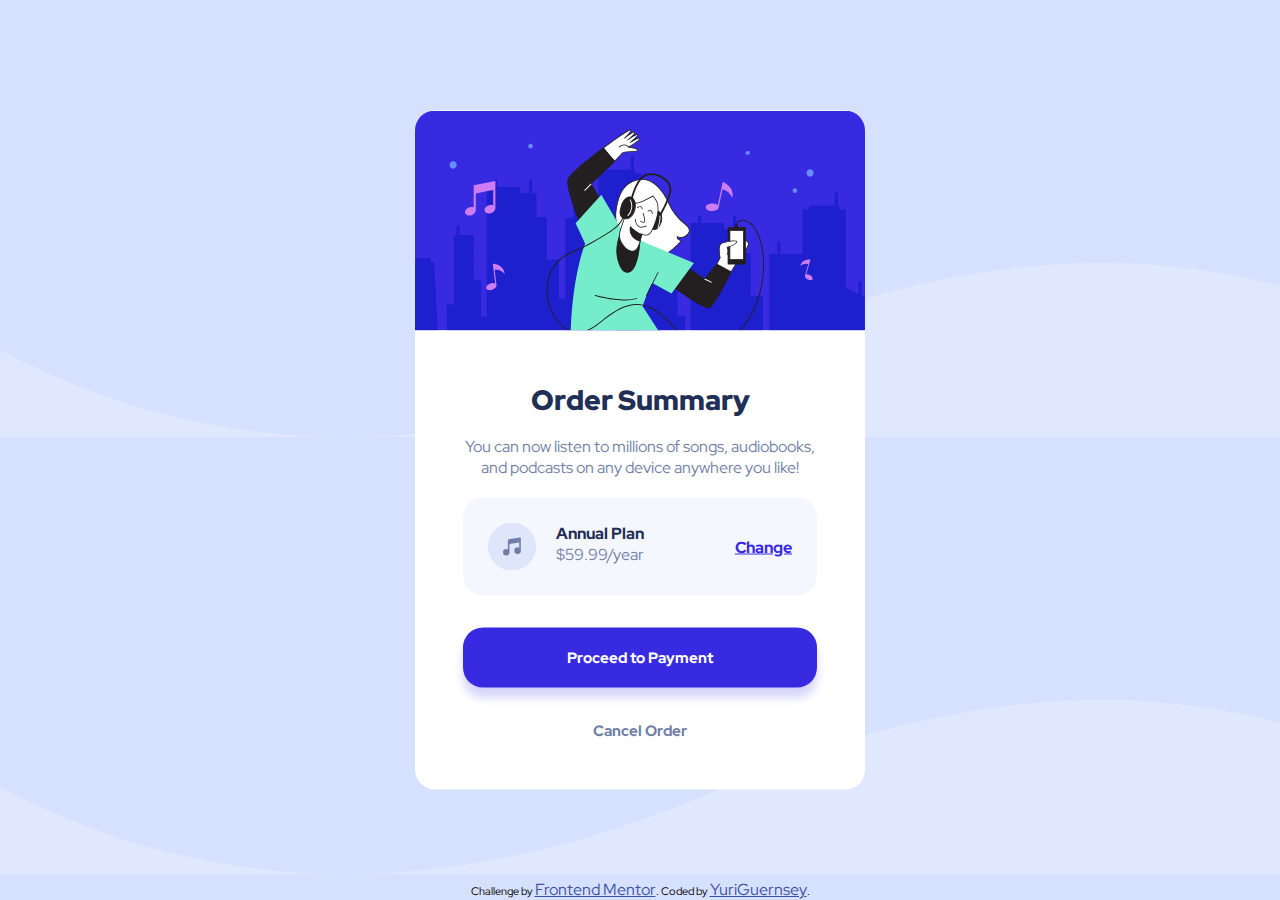
<file: index.html>
<!DOCTYPE html>
<html lang="en">
<head>
  <meta charset="UTF-8">
  <meta name="viewport" content="width=device-width, initial-scale=1.0"> <!-- displays site properly based on user's device -->

  <link rel="icon" type="image/png" sizes="32x32" href="./images/favicon-32x32.png">

  <title>Frontend Mentor | Order summary card</title>

  <!-- Feel free to remove these styles or customise in your own stylesheet 👍 -->
  <style>
    .attribution { font-size: 11px; text-align: center; position: absolute;
    bottom: 0;
    z-index: 3;
    left: 0;
    right: 0;}
    .attribution a { color: hsl(228, 45%, 44%); }
    
  </style>
   <link rel="stylesheet" href="css/style.css">
</head>
<body>
<div class='card'>
  <img src="images/illustration-hero.svg">
  <h1>Order Summary</h1>

  <p>You can now listen to millions of songs, audiobooks, and podcasts on any 
  device anywhere you like!</p>

  <div class='selectedPlan'>
    <div class='container'> 
      <div class='text'>
<strong>
 Annual Plan
</strong>
<br />
  $59.99/year
</div>
</div>

  <a href='#'>Change</a>
</div>
<button class='priButton'>
  Proceed to Payment
</button>
<button class="secButton">
  Cancel Order
</button>
</div>
  <div class="attribution">
    Challenge by <a href="https://www.frontendmentor.io?ref=challenge" target="_blank">Frontend Mentor</a>. 
    Coded by <a href="https://yuriguernsey.com">YuriGuernsey</a>.
  </div>
</body>
</html>
</file>
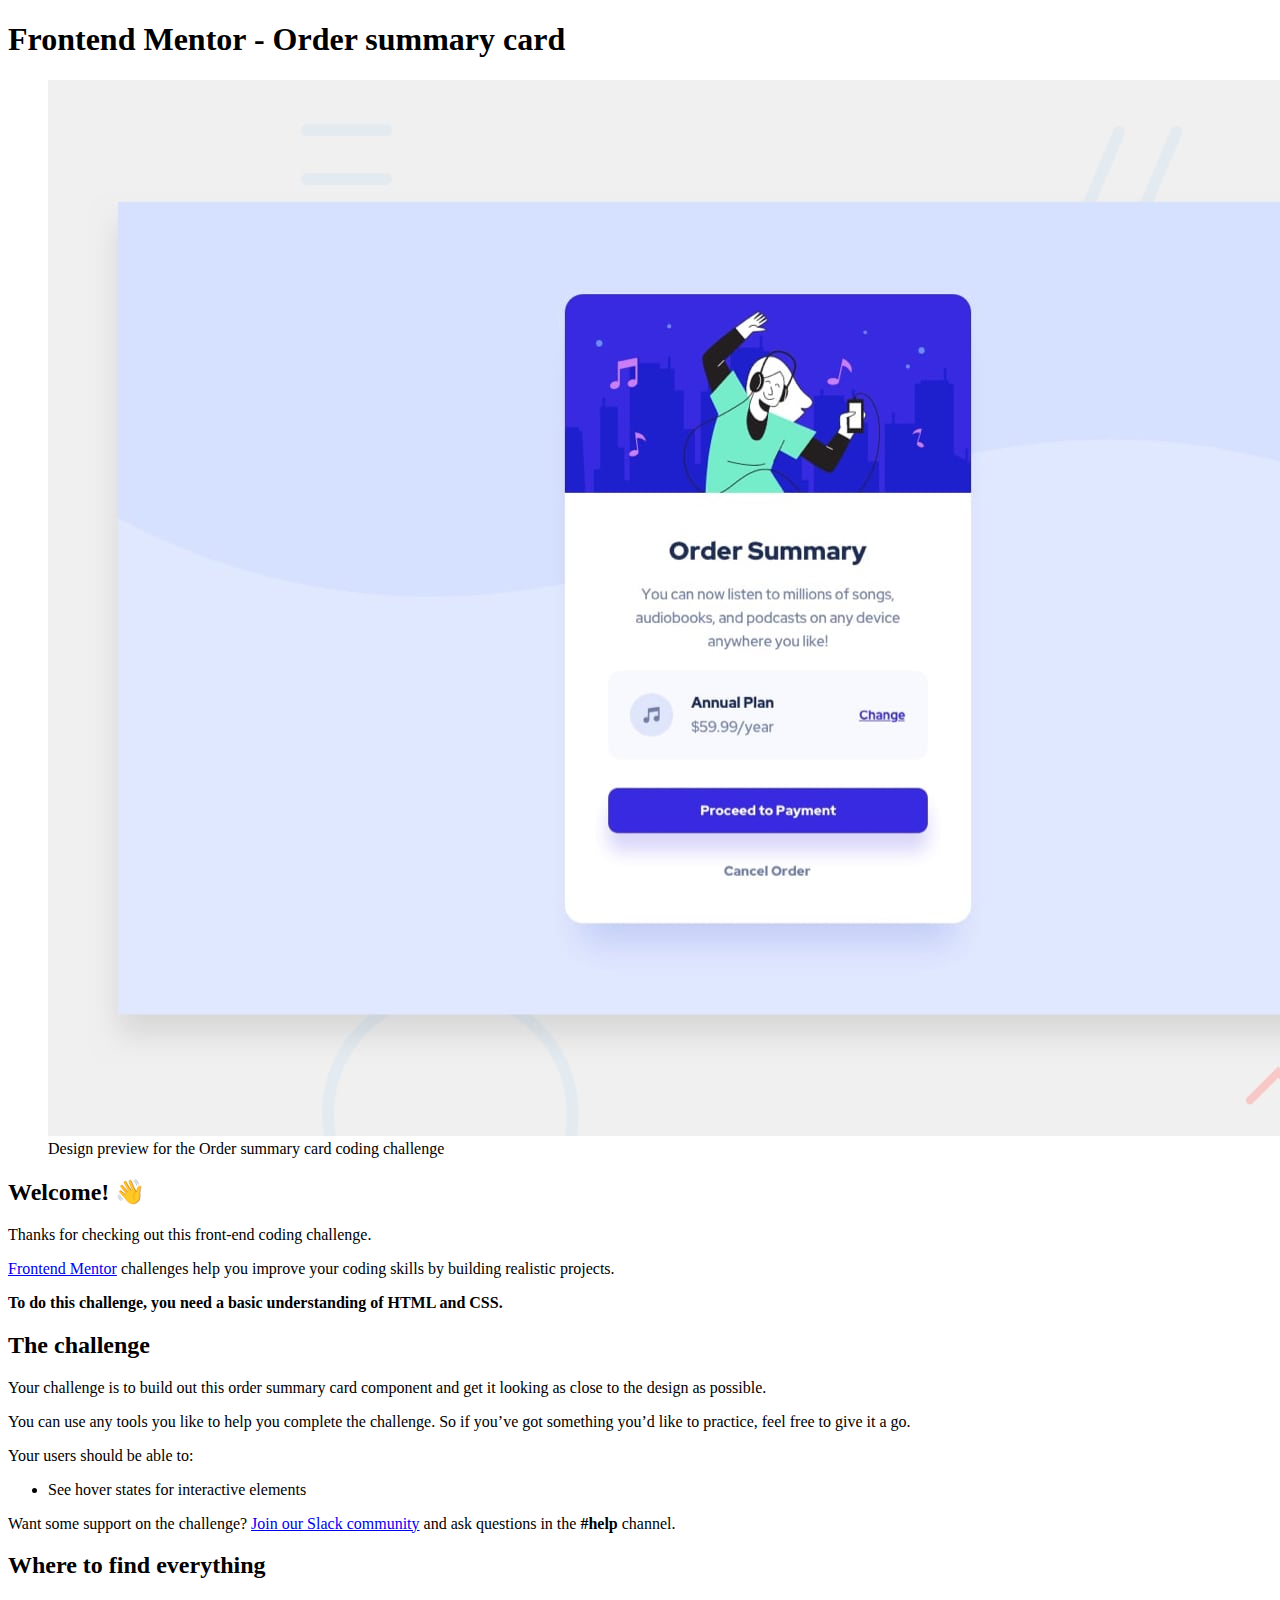
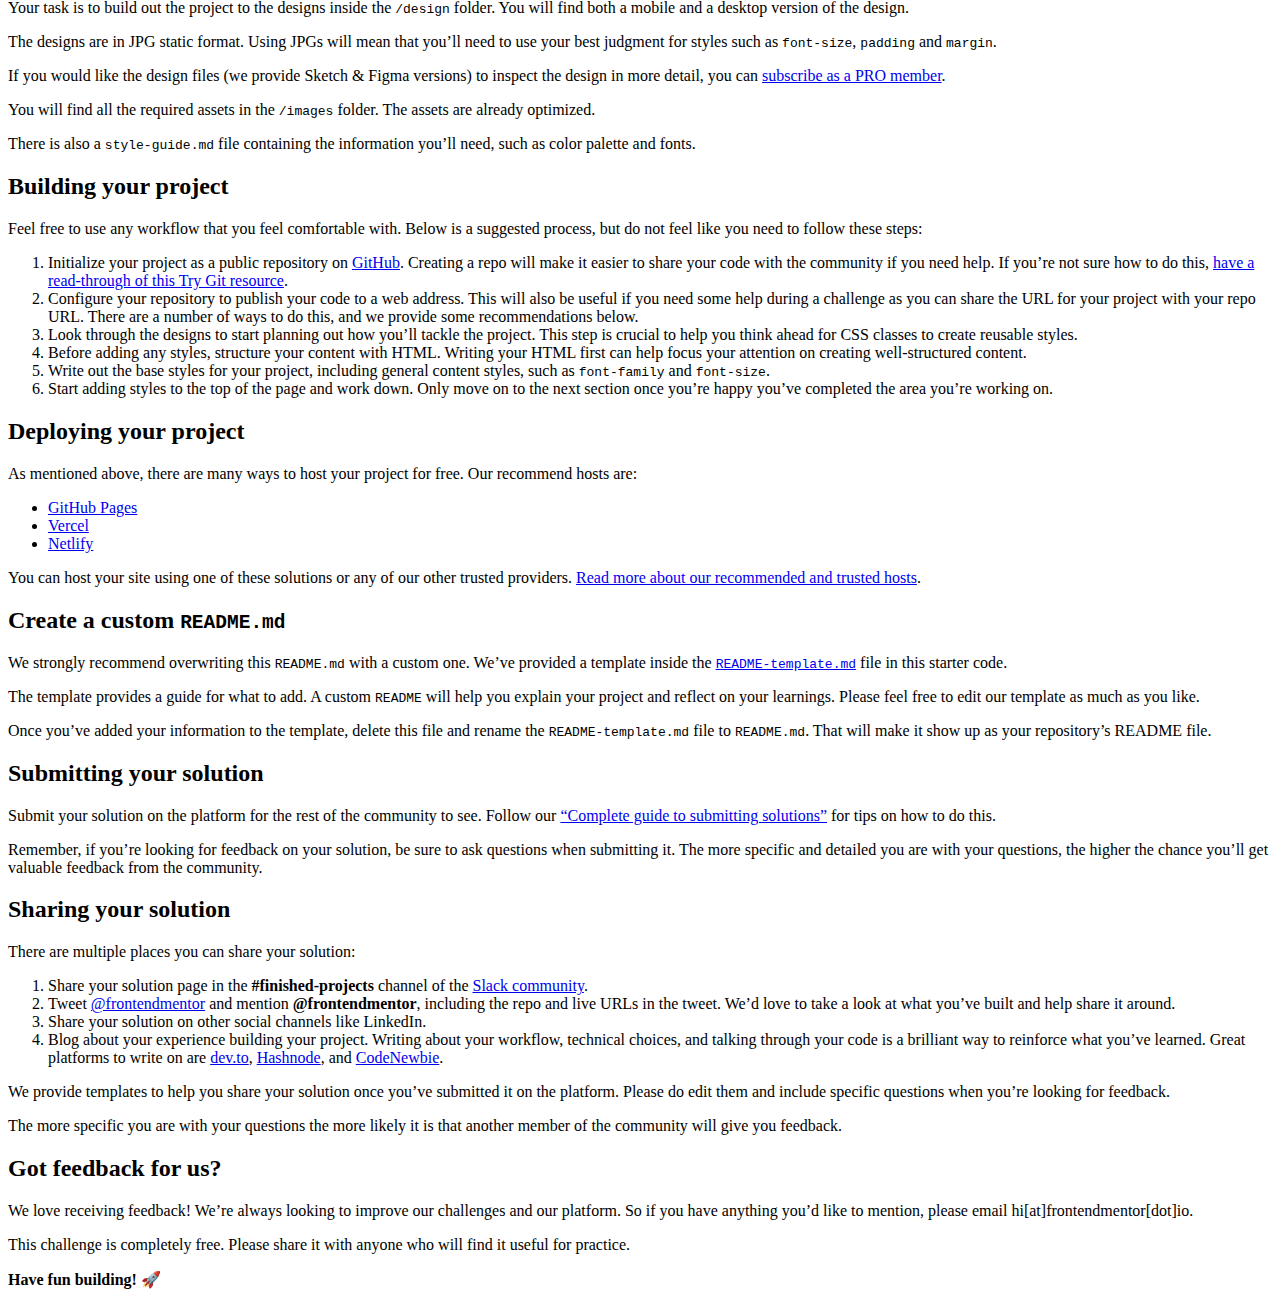
<file: README.html>
<!DOCTYPE html>
<html xmlns="http://www.w3.org/1999/xhtml" lang="en">
<head>
	<meta charset="utf-8"/>
</head>
<body>

<h1 id="frontendmentor-ordersummarycard">Frontend Mentor - Order summary card</h1>

<figure>
<img src="./design/desktop-preview.jpg" alt="Design preview for the Order summary card coding challenge" />
<figcaption>Design preview for the Order summary card coding challenge</figcaption>
</figure>

<h2 id="welcome👋">Welcome! 👋</h2>

<p>Thanks for checking out this front-end coding challenge.</p>

<p><a href="https://www.frontendmentor.io">Frontend Mentor</a> challenges help you improve your coding skills by building realistic projects.</p>

<p><strong>To do this challenge, you need a basic understanding of HTML and CSS.</strong></p>

<h2 id="thechallenge">The challenge</h2>

<p>Your challenge is to build out this order summary card component and get it looking as close to the design as possible.</p>

<p>You can use any tools you like to help you complete the challenge. So if you&#8217;ve got something you&#8217;d like to practice, feel free to give it a go.</p>

<p>Your users should be able to:</p>

<ul>
<li>See hover states for interactive elements</li>
</ul>

<p>Want some support on the challenge? <a href="https://www.frontendmentor.io/slack">Join our Slack community</a> and ask questions in the <strong>#help</strong> channel.</p>

<h2 id="wheretofindeverything">Where to find everything</h2>

<p>Your task is to build out the project to the designs inside the <code>/design</code> folder. You will find both a mobile and a desktop version of the design.</p>

<p>The designs are in JPG static format. Using JPGs will mean that you&#8217;ll need to use your best judgment for styles such as <code>font-size</code>, <code>padding</code> and <code>margin</code>.</p>

<p>If you would like the design files (we provide Sketch &amp; Figma versions) to inspect the design in more detail, you can <a href="https://www.frontendmentor.io/pro">subscribe as a PRO member</a>.</p>

<p>You will find all the required assets in the <code>/images</code> folder. The assets are already optimized.</p>

<p>There is also a <code>style-guide.md</code> file containing the information you&#8217;ll need, such as color palette and fonts.</p>

<h2 id="buildingyourproject">Building your project</h2>

<p>Feel free to use any workflow that you feel comfortable with. Below is a suggested process, but do not feel like you need to follow these steps:</p>

<ol>
<li>Initialize your project as a public repository on <a href="https://github.com/">GitHub</a>. Creating a repo will make it easier to share your code with the community if you need help. If you&#8217;re not sure how to do this, <a href="https://try.github.io/">have a read-through of this Try Git resource</a>.</li>
<li>Configure your repository to publish your code to a web address. This will also be useful if you need some help during a challenge as you can share the URL for your project with your repo URL. There are a number of ways to do this, and we provide some recommendations below.</li>
<li>Look through the designs to start planning out how you&#8217;ll tackle the project. This step is crucial to help you think ahead for CSS classes to create reusable styles.</li>
<li>Before adding any styles, structure your content with HTML. Writing your HTML first can help focus your attention on creating well-structured content.</li>
<li>Write out the base styles for your project, including general content styles, such as <code>font-family</code> and <code>font-size</code>.</li>
<li>Start adding styles to the top of the page and work down. Only move on to the next section once you&#8217;re happy you&#8217;ve completed the area you&#8217;re working on.</li>
</ol>

<h2 id="deployingyourproject">Deploying your project</h2>

<p>As mentioned above, there are many ways to host your project for free. Our recommend hosts are:</p>

<ul>
<li><a href="https://pages.github.com/">GitHub Pages</a></li>
<li><a href="https://vercel.com/">Vercel</a></li>
<li><a href="https://www.netlify.com/">Netlify</a></li>
</ul>

<p>You can host your site using one of these solutions or any of our other trusted providers. <a href="https://medium.com/frontend-mentor/frontend-mentor-trusted-hosting-providers-bf000dfebe">Read more about our recommended and trusted hosts</a>.</p>

<h2 id="createacustomreadme.md">Create a custom <code>README.md</code></h2>

<p>We strongly recommend overwriting this <code>README.md</code> with a custom one. We&#8217;ve provided a template inside the <a href="./README-template.md"><code>README-template.md</code></a> file in this starter code.</p>

<p>The template provides a guide for what to add. A custom <code>README</code> will help you explain your project and reflect on your learnings. Please feel free to edit our template as much as you like.</p>

<p>Once you&#8217;ve added your information to the template, delete this file and rename the <code>README-template.md</code> file to <code>README.md</code>. That will make it show up as your repository&#8217;s README file.</p>

<h2 id="submittingyoursolution">Submitting your solution</h2>

<p>Submit your solution on the platform for the rest of the community to see. Follow our <a href="https://medium.com/frontend-mentor/a-complete-guide-to-submitting-solutions-on-frontend-mentor-ac6384162248">&#8220;Complete guide to submitting solutions&#8221;</a> for tips on how to do this.</p>

<p>Remember, if you&#8217;re looking for feedback on your solution, be sure to ask questions when submitting it. The more specific and detailed you are with your questions, the higher the chance you&#8217;ll get valuable feedback from the community.</p>

<h2 id="sharingyoursolution">Sharing your solution</h2>

<p>There are multiple places you can share your solution:</p>

<ol>
<li>Share your solution page in the <strong>#finished-projects</strong> channel of the <a href="https://www.frontendmentor.io/slack">Slack community</a>.</li>
<li>Tweet <a href="https://twitter.com/frontendmentor">@frontendmentor</a> and mention <strong>@frontendmentor</strong>, including the repo and live URLs in the tweet. We&#8217;d love to take a look at what you&#8217;ve built and help share it around.</li>
<li>Share your solution on other social channels like LinkedIn.</li>
<li>Blog about your experience building your project. Writing about your workflow, technical choices, and talking through your code is a brilliant way to reinforce what you&#8217;ve learned. Great platforms to write on are <a href="https://dev.to/">dev.to</a>, <a href="https://hashnode.com/">Hashnode</a>, and <a href="https://community.codenewbie.org/">CodeNewbie</a>.</li>
</ol>

<p>We provide templates to help you share your solution once you&#8217;ve submitted it on the platform. Please do edit them and include specific questions when you&#8217;re looking for feedback.</p>

<p>The more specific you are with your questions the more likely it is that another member of the community will give you feedback.</p>

<h2 id="gotfeedbackforus">Got feedback for us?</h2>

<p>We love receiving feedback! We&#8217;re always looking to improve our challenges and our platform. So if you have anything you&#8217;d like to mention, please email hi[at]frontendmentor[dot]io.</p>

<p>This challenge is completely free. Please share it with anyone who will find it useful for practice.</p>

<p><strong>Have fun building!</strong> 🚀</p>

</body>
</html>
</file>
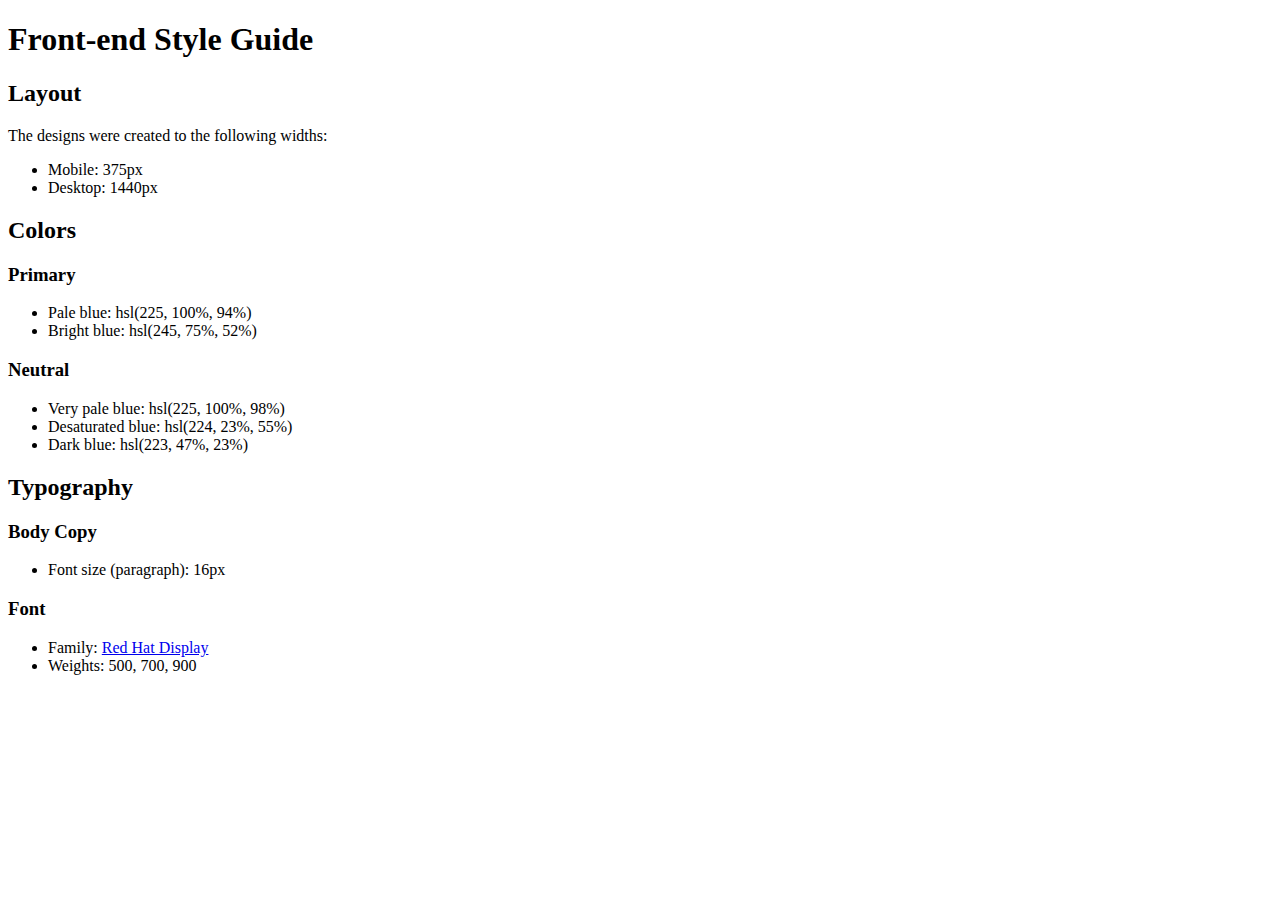
<file: style-guide.html>
<!DOCTYPE html>
<html xmlns="http://www.w3.org/1999/xhtml" lang="en">
<head>
	<meta charset="utf-8"/>
</head>
<body>

<h1 id="front-endstyleguide">Front-end Style Guide</h1>

<h2 id="layout">Layout</h2>

<p>The designs were created to the following widths:</p>

<ul>
<li>Mobile: 375px</li>
<li>Desktop: 1440px</li>
</ul>

<h2 id="colors">Colors</h2>

<h3 id="primary">Primary</h3>

<ul>
<li>Pale blue: hsl(225, 100%, 94%)</li>
<li>Bright blue: hsl(245, 75%, 52%)</li>
</ul>

<h3 id="neutral">Neutral</h3>

<ul>
<li>Very pale blue: hsl(225, 100%, 98%)</li>
<li>Desaturated blue: hsl(224, 23%, 55%)</li>
<li>Dark blue: hsl(223, 47%, 23%)</li>
</ul>

<h2 id="typography">Typography</h2>

<h3 id="bodycopy">Body Copy</h3>

<ul>
<li>Font size (paragraph): 16px</li>
</ul>

<h3 id="font">Font</h3>

<ul>
<li>Family: <a href="https://fonts.google.com/specimen/Red+Hat+Display">Red Hat Display</a></li>
<li>Weights: 500, 700, 900</li>
</ul>

</body>
</html>
</file>
<file: css/style.css>
/* Variables */
@font-face {
  font-family: "RedHatDisplay-Bold";
  src: url("../RedHatDisplay-VariableFont_wght.ttf");
  font-weight: 900;
}
@font-face {
  font-family: "RedHatDisplay-SemiBold";
  src: url("../RedHatDisplay-VariableFont_wght.ttf");
  font-weight: 700;
}
@font-face {
  font-family: "RedHatDisplay";
  src: url("../RedHatDisplay-VariableFont_wght.ttf");
}
* {
  font-size: 16px;
  box-sizing: border-box;
}

a:hover, button {
  cursor: pointer;
}

body {
  text-align: center;
  background: #e0e8ff;
  padding: 0;
  margin: 0;
  font-family: "RedHatDisplay";
}
body:before {
  content: "";
  width: 100vw;
  height: 100vh;
  display: block;
  background: url("../images/pattern-background-desktop.svg");
  background-repeat-y: no-repeat;
  position: absolute;
  z-index: 1;
}

.card {
  position: absolute;
  margin: 0 auto;
  z-index: 2;
  left: 0;
  right: 0;
  top: 50%;
  transform: translateY(-50%);
  max-width: 450px;
  width: 100%;
  border-radius: 20px;
  background-color: #FFFFFF;
}
.card > img {
  border-radius: 20px 20px 0 0;
  width: 100%;
}
.card > h1 {
  font-size: 28px;
  color: #1f2f56;
  font-family: "RedHatDisplay-Bold";
  margin-top: 45px;
  margin-bottom: 17px;
}
.card > p {
  width: 354px;
  text-align: center;
  margin: 0 auto;
  margin-bottom: 20px;
  color: #717FA6;
}
.card > .selectedPlan {
  background: #f5f7ff;
  width: 354px;
  margin: 0 auto;
  border-radius: 20px;
  padding: 25px;
  display: flex;
  justify-content: space-between;
  align-items: center;
  margin-bottom: 32px;
}
.card > .selectedPlan > a {
  color: #382AE1;
  font-family: "RedHatDisplay-SemiBold";
}
.card > .selectedPlan > a:hover {
  color: #766CF1;
  text-decoration: none;
}
.card > .selectedPlan > .container {
  display: flex;
}
.card > .selectedPlan > .container > .text {
  color: #717FA6;
  vertical-align: middle;
  padding-left: 20px;
}
.card > .selectedPlan > .container > .text > strong {
  font-family: "RedHatDisplay-SemiBold";
  color: #1F2E55;
}
.card > .selectedPlan > .container:before {
  background: url("../images/icon-music.svg");
  content: "";
  width: 48px;
  height: 48px;
  display: block;
}

.priButton {
  display: block;
  margin: 0 auto;
  background-color: #382ae1;
  color: #FFFFFF;
  width: 100%;
  max-width: 354px;
  padding: 20px;
  font-family: "RedHatDisplay-SemiBold";
  border-radius: 20px;
  border: 0;
  font-size: 15px;
  box-shadow: 0px 10px 10px rgba(56, 42, 225, 0.2);
  margin-bottom: 32px;
}
.priButton:hover {
  background-color: #766CF1;
}

.secButton {
  background: none;
  border: none;
  margin-bottom: 48px;
  font-size: 15px;
  font-family: "RedHatDisplay-SemiBold";
  color: #717FA6;
}
.secButton:hover {
  color: #1F2E55;
}

/* Mobile styles */
@media (max-width: 375px) {
  .card {
    margin: 0 auto;
    max-width: 327px;
  }

  body:before {
    display: none;
  }

  .card > .selectedPlan {
    max-width: 279px;
  }

  .priButton {
    max-width: 279px;
  }

  .card > h1 {
    font-size: 22px;
    margin-top: 32px;
  }

  .card > p {
    max-width: 279px;
  }

  .card > .selectedPlan {
    padding: 15px;
  }
}
</file>
